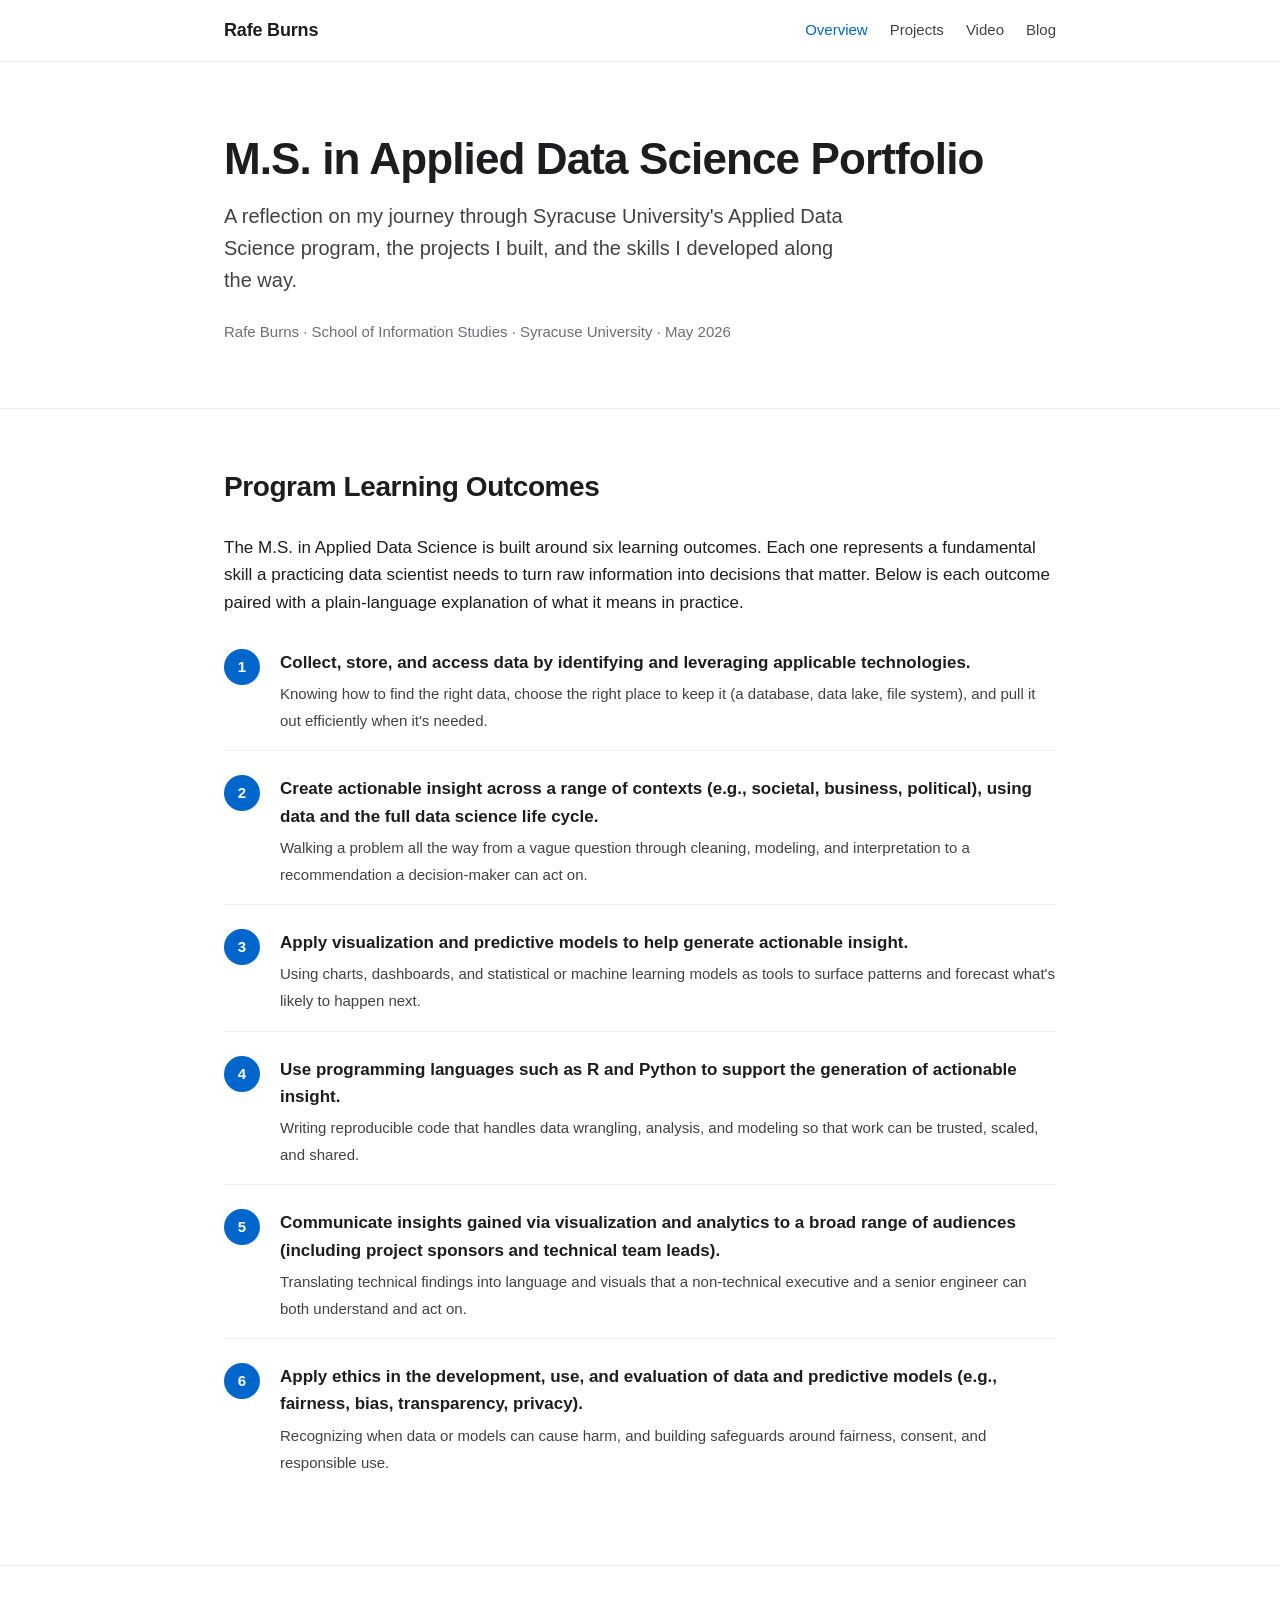
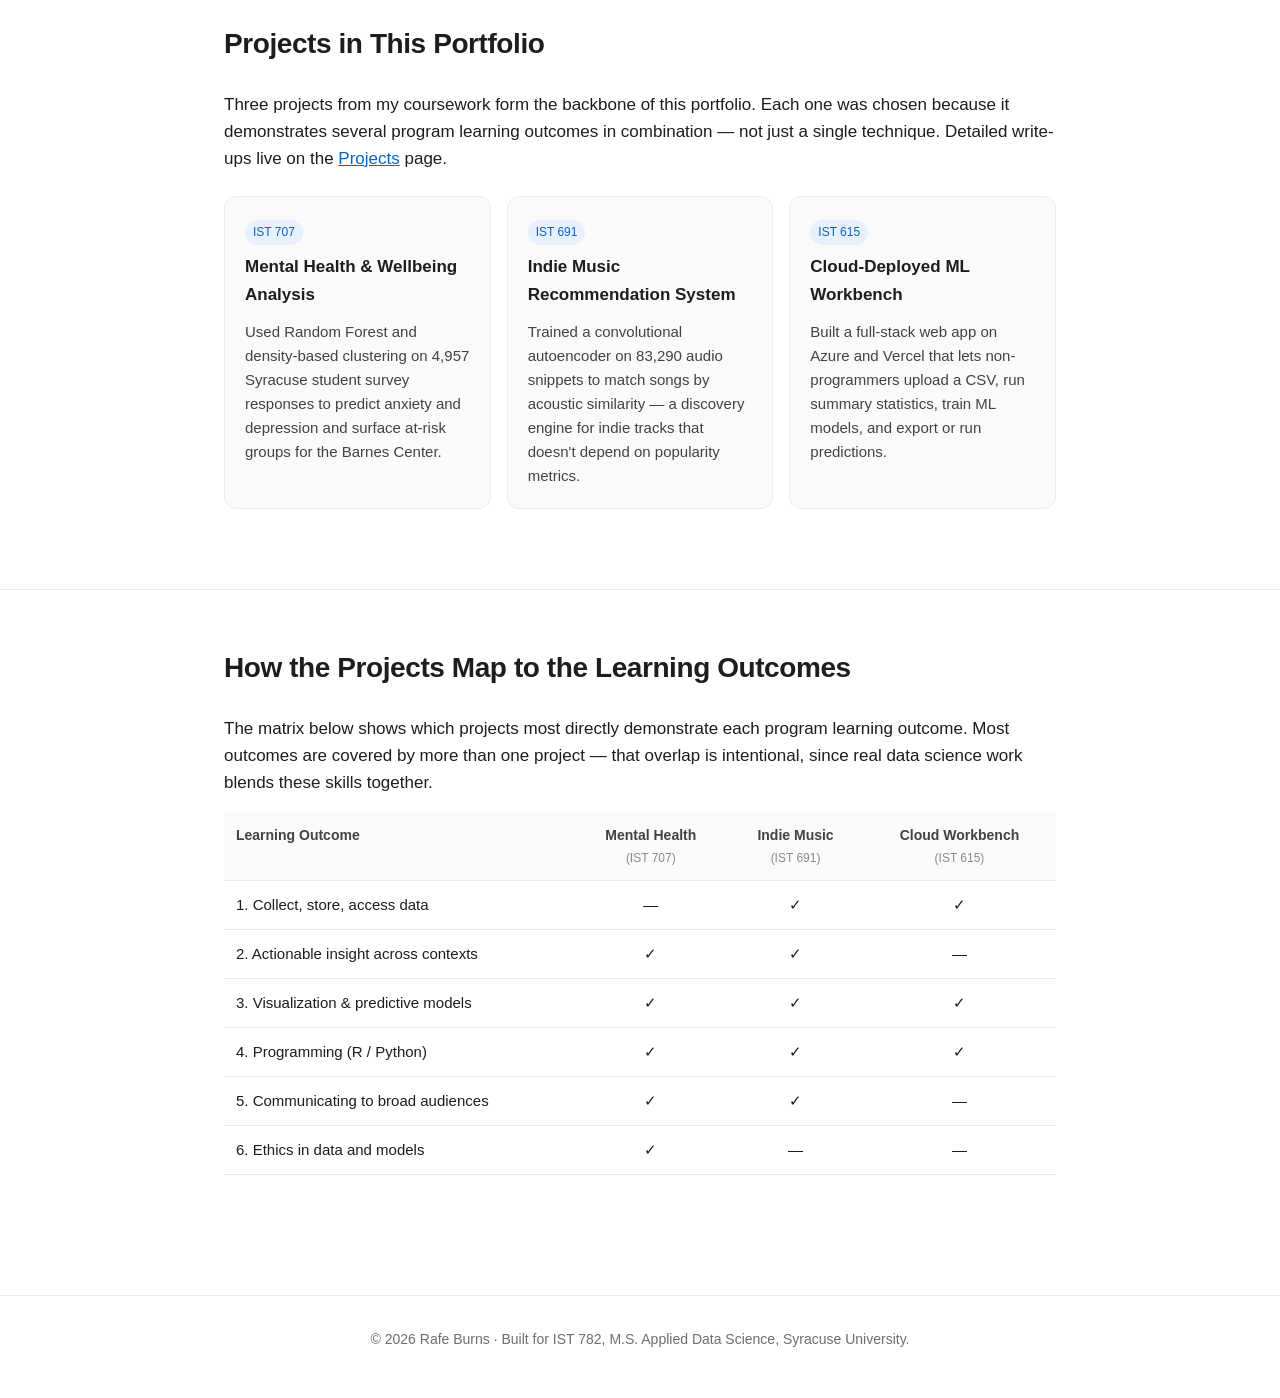
<file: index.html>
<!DOCTYPE html>
<html lang="en">
<head>
  <meta charset="UTF-8" />
  <meta name="viewport" content="width=device-width, initial-scale=1.0" />
  <title>Rafe Burns — M.S. Applied Data Science Portfolio</title>
  <meta name="description" content="IST 782 Applied Data Science Portfolio — Syracuse University, M.S. in Applied Data Science." />
  <link rel="stylesheet" href="assets/css/style.css" />
</head>
<body>

  <header class="site-header">
    <div class="container">
      <a href="index.html" class="brand">Rafe Burns</a>
      <nav class="nav">
        <a href="index.html" class="active">Overview</a>
        <a href="projects.html">Projects</a>
        <a href="video.html">Video</a>
        <a href="blog.html">Blog</a>
      </nav>
    </div>
  </header>

  <main>

    <!-- ============ HERO ============ -->
    <section class="hero">
      <div class="container">
        <h1>M.S. in Applied Data Science Portfolio</h1>
        <p class="lede">A reflection on my journey through Syracuse University's Applied Data Science program, the projects I built, and the skills I developed along the way.</p>
        <p class="meta">Rafe Burns &middot; School of Information Studies &middot; Syracuse University &middot; May 2026</p>
      </div>
    </section>

    <!-- ============ PROGRAM LEARNING OUTCOMES ============ -->
    <section id="outcomes">
      <div class="container">
        <h2>Program Learning Outcomes</h2>
        <p>The M.S. in Applied Data Science is built around six learning outcomes. Each one represents a fundamental skill a practicing data scientist needs to turn raw information into decisions that matter. Below is each outcome paired with a plain-language explanation of what it means in practice.</p>

        <ol class="outcomes">
          <li>
            <strong>Collect, store, and access data by identifying and leveraging applicable technologies.</strong>
            <span class="plain-language">Knowing how to find the right data, choose the right place to keep it (a database, data lake, file system), and pull it out efficiently when it's needed.</span>
          </li>
          <li>
            <strong>Create actionable insight across a range of contexts (e.g., societal, business, political), using data and the full data science life cycle.</strong>
            <span class="plain-language">Walking a problem all the way from a vague question through cleaning, modeling, and interpretation to a recommendation a decision-maker can act on.</span>
          </li>
          <li>
            <strong>Apply visualization and predictive models to help generate actionable insight.</strong>
            <span class="plain-language">Using charts, dashboards, and statistical or machine learning models as tools to surface patterns and forecast what's likely to happen next.</span>
          </li>
          <li>
            <strong>Use programming languages such as R and Python to support the generation of actionable insight.</strong>
            <span class="plain-language">Writing reproducible code that handles data wrangling, analysis, and modeling so that work can be trusted, scaled, and shared.</span>
          </li>
          <li>
            <strong>Communicate insights gained via visualization and analytics to a broad range of audiences (including project sponsors and technical team leads).</strong>
            <span class="plain-language">Translating technical findings into language and visuals that a non-technical executive and a senior engineer can both understand and act on.</span>
          </li>
          <li>
            <strong>Apply ethics in the development, use, and evaluation of data and predictive models (e.g., fairness, bias, transparency, privacy).</strong>
            <span class="plain-language">Recognizing when data or models can cause harm, and building safeguards around fairness, consent, and responsible use.</span>
          </li>
        </ol>
      </div>
    </section>

    <!-- ============ PROJECT SUMMARIES ============ -->
    <section id="projects-summary">
      <div class="container">
        <h2>Projects in This Portfolio</h2>
        <p>Three projects from my coursework form the backbone of this portfolio. Each one was chosen because it demonstrates several program learning outcomes in combination &mdash; not just a single technique. Detailed write-ups live on the <a href="projects.html">Projects</a> page.</p>

        <div class="cards">
          <a class="card" href="projects.html#project-1">
            <span class="tag">IST 707</span>
            <h3>Mental Health &amp; Wellbeing Analysis</h3>
            <p>Used Random Forest and density-based clustering on 4,957 Syracuse student survey responses to predict anxiety and depression and surface at-risk groups for the Barnes Center.</p>
          </a>
          <a class="card" href="projects.html#project-2">
            <span class="tag">IST 691</span>
            <h3>Indie Music Recommendation System</h3>
            <p>Trained a convolutional autoencoder on 83,290 audio snippets to match songs by acoustic similarity &mdash; a discovery engine for indie tracks that doesn't depend on popularity metrics.</p>
          </a>
          <a class="card" href="projects.html#project-3">
            <span class="tag">IST 615</span>
            <h3>Cloud-Deployed ML Workbench</h3>
            <p>Built a full-stack web app on Azure and Vercel that lets non-programmers upload a CSV, run summary statistics, train ML models, and export or run predictions.</p>
          </a>
        </div>
      </div>
    </section>

    <!-- ============ MAPPING: OUTCOMES x PROJECTS ============ -->
    <section id="mapping">
      <div class="container">
        <h2>How the Projects Map to the Learning Outcomes</h2>
        <p>The matrix below shows which projects most directly demonstrate each program learning outcome. Most outcomes are covered by more than one project &mdash; that overlap is intentional, since real data science work blends these skills together.</p>

        <table>
          <thead>
            <tr>
              <th style="width: 42%;">Learning Outcome</th>
              <th>Mental Health <span class="th-sub">(IST 707)</span></th>
              <th>Indie Music <span class="th-sub">(IST 691)</span></th>
              <th>Cloud Workbench <span class="th-sub">(IST 615)</span></th>
            </tr>
          </thead>
          <tbody>
            <tr>
              <td>1. Collect, store, access data</td>
              <td>&mdash;</td>
              <td>&check;</td>
              <td>&check;</td>
            </tr>
            <tr>
              <td>2. Actionable insight across contexts</td>
              <td>&check;</td>
              <td>&check;</td>
              <td>&mdash;</td>
            </tr>
            <tr>
              <td>3. Visualization &amp; predictive models</td>
              <td>&check;</td>
              <td>&check;</td>
              <td>&check;</td>
            </tr>
            <tr>
              <td>4. Programming (R / Python)</td>
              <td>&check;</td>
              <td>&check;</td>
              <td>&check;</td>
            </tr>
            <tr>
              <td>5. Communicating to broad audiences</td>
              <td>&check;</td>
              <td>&check;</td>
              <td>&mdash;</td>
            </tr>
            <tr>
              <td>6. Ethics in data and models</td>
              <td>&check;</td>
              <td>&mdash;</td>
              <td>&mdash;</td>
            </tr>
          </tbody>
        </table>

      </div>
    </section>

  </main>

  <footer class="site-footer">
    <div class="container">
      <p>&copy; <span id="year"></span> Rafe Burns &middot; Built for IST 782, M.S. Applied Data Science, Syracuse University.</p>
    </div>
  </footer>

  <script>
    document.getElementById('year').textContent = new Date().getFullYear();
  </script>

</body>
</html>
</file>
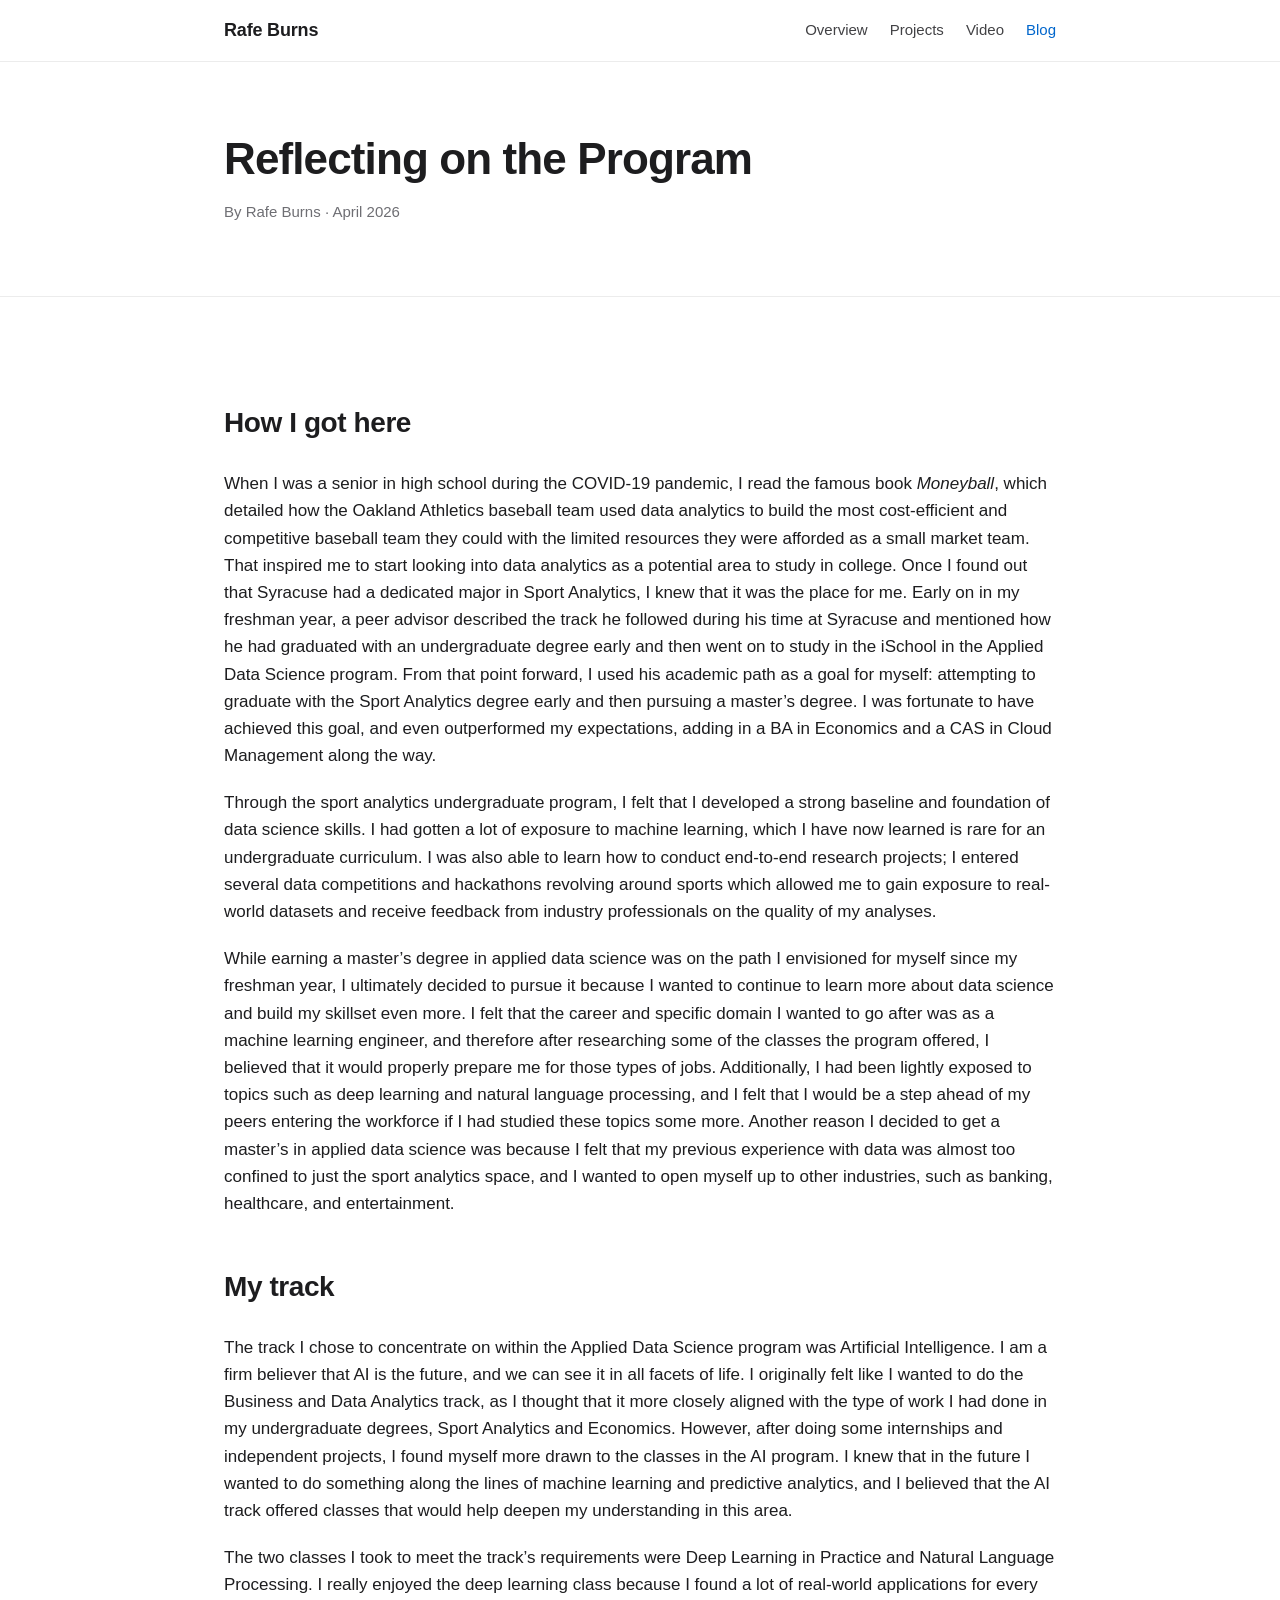
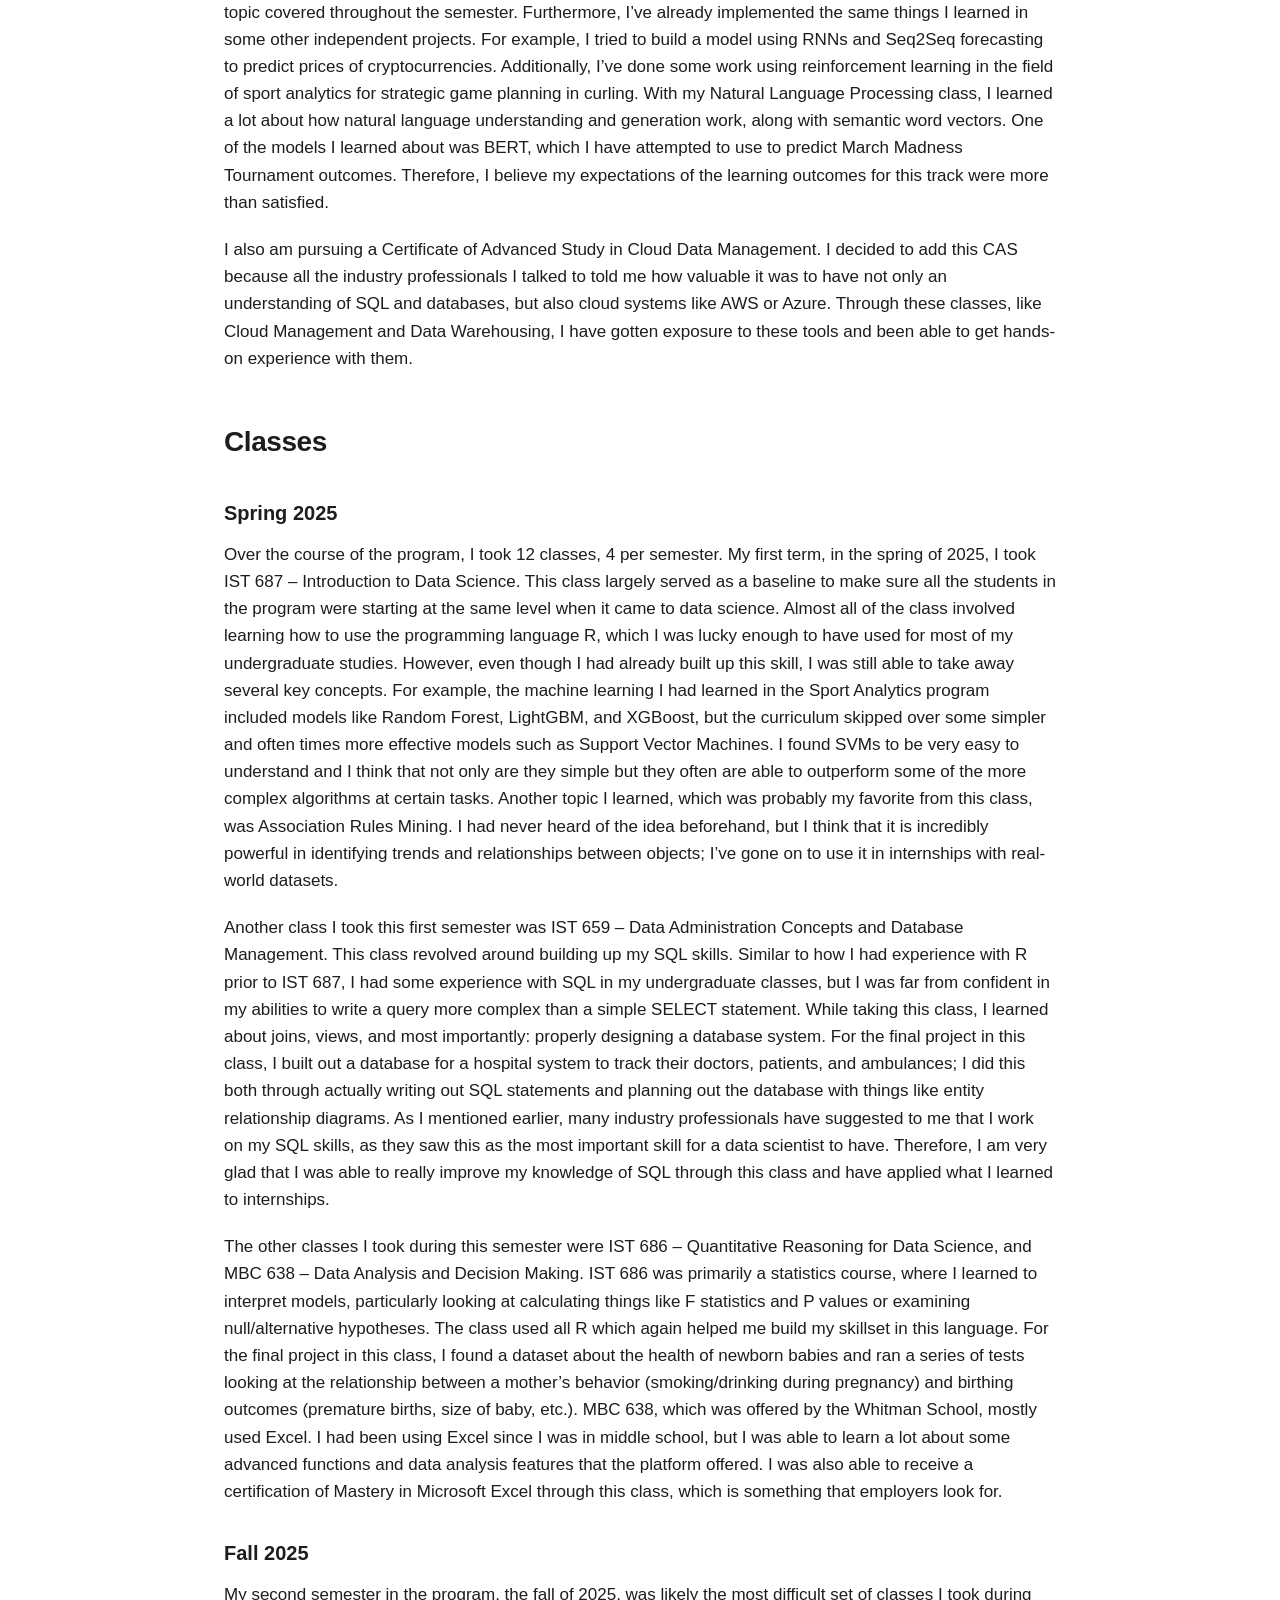
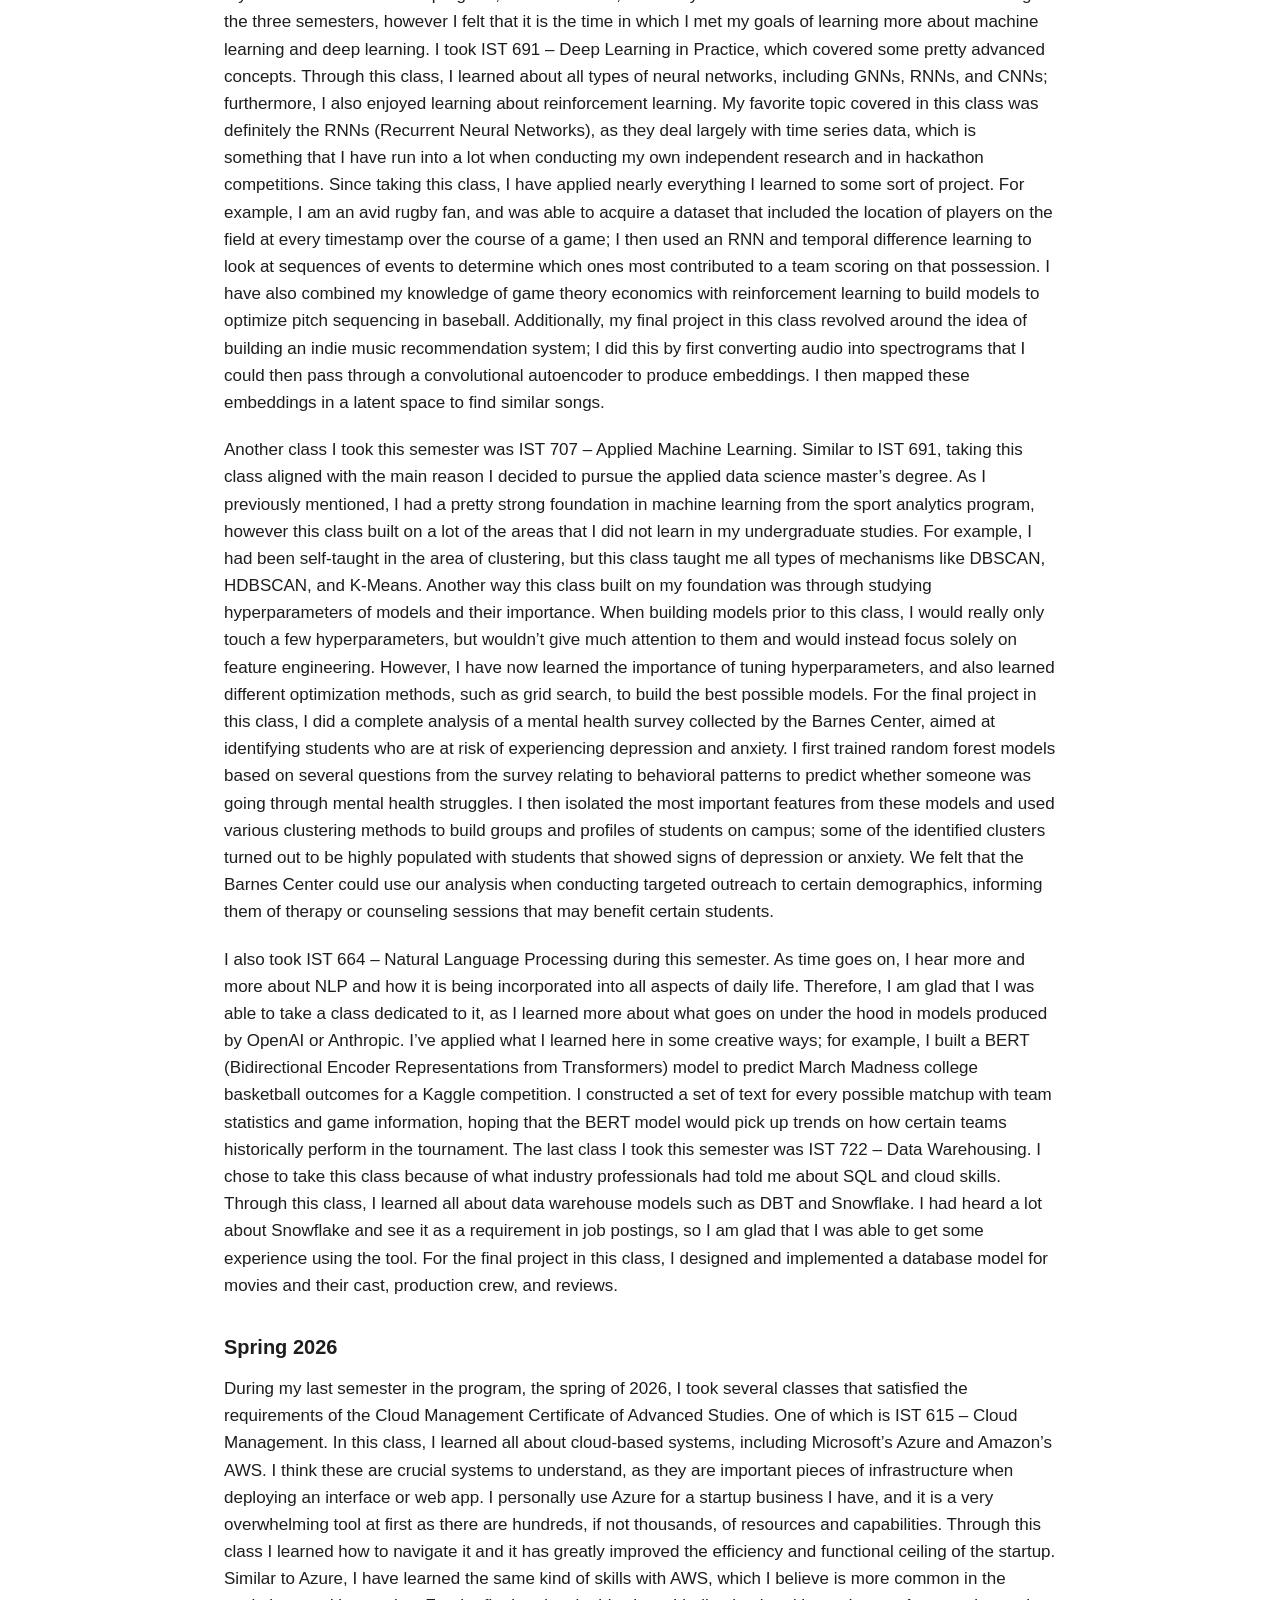
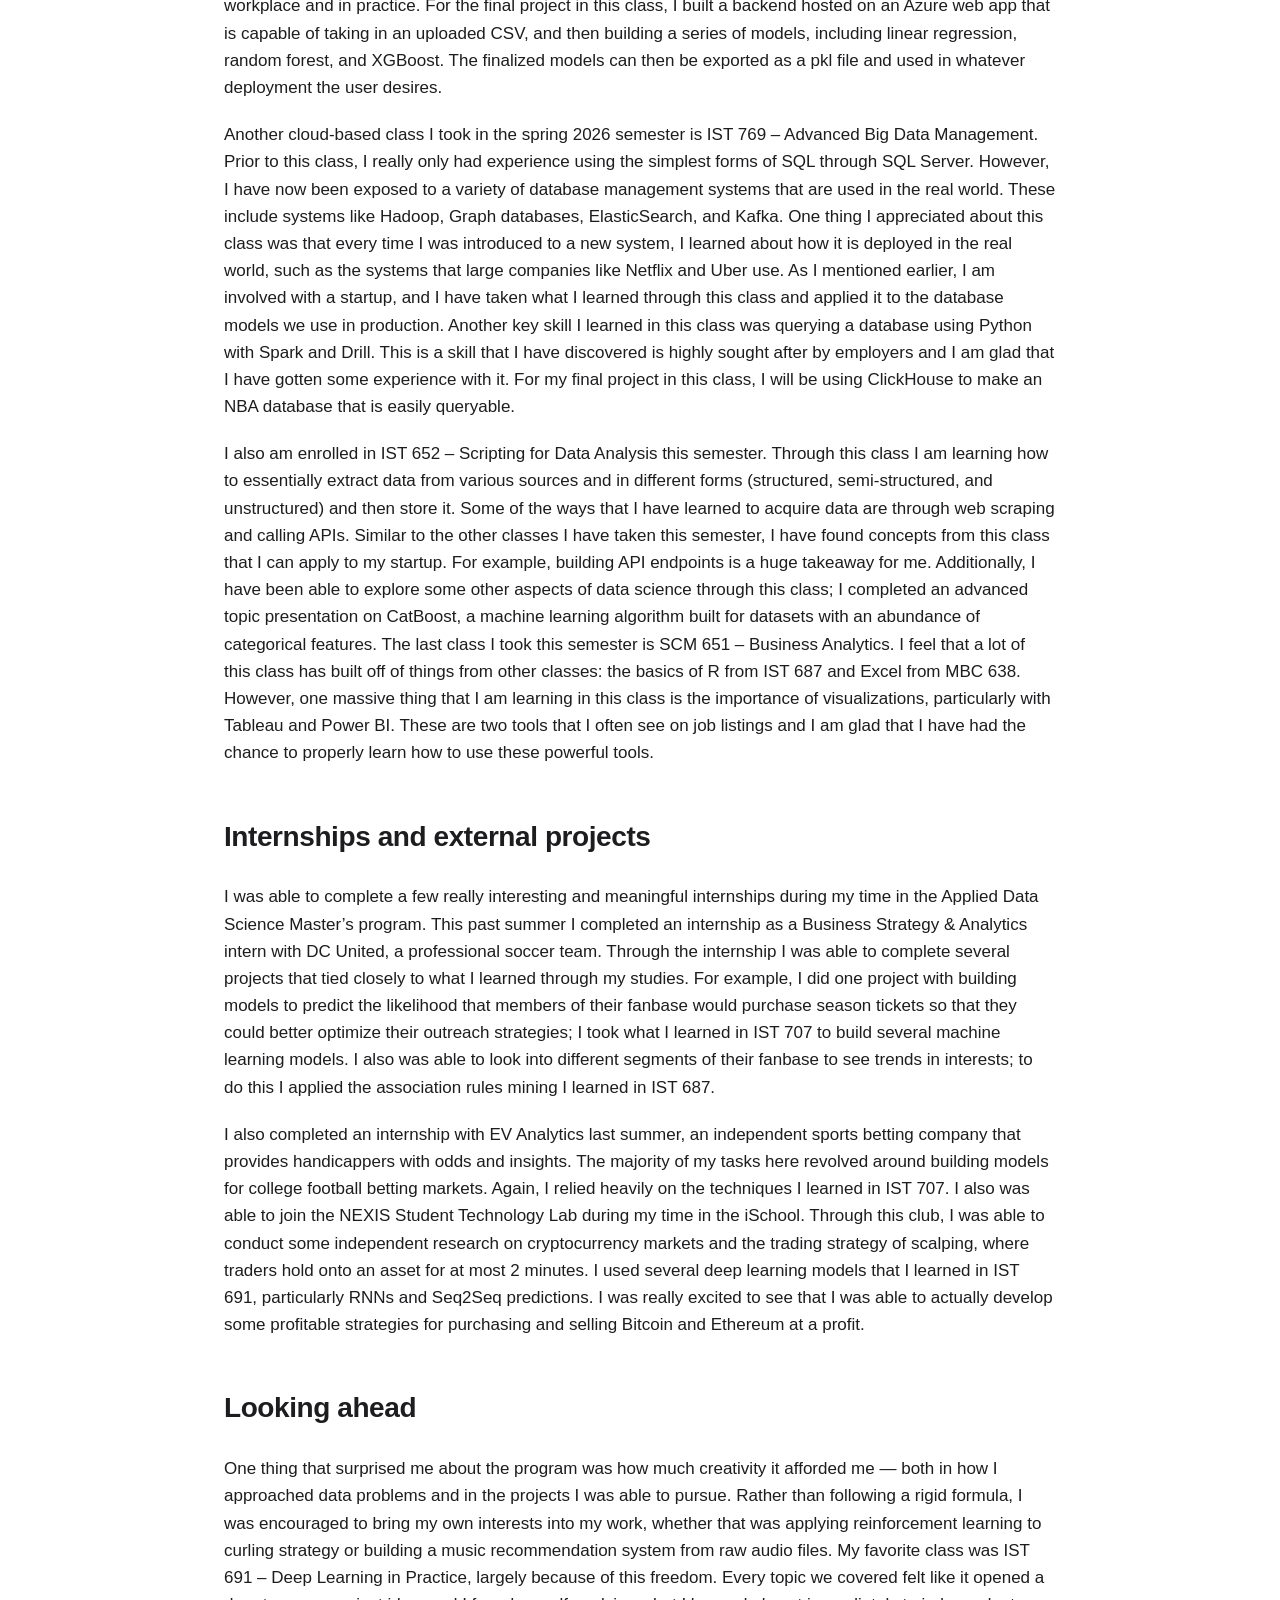
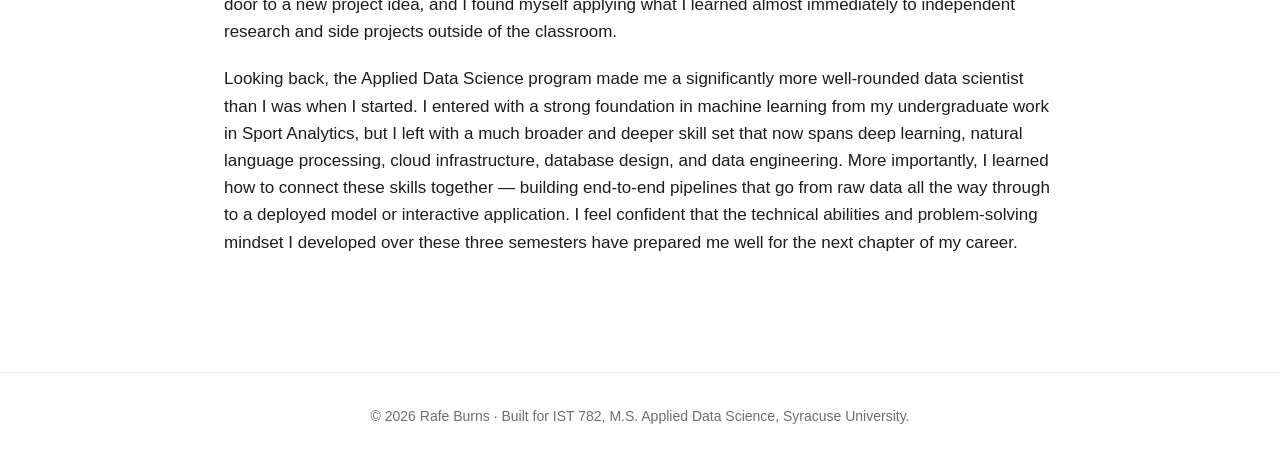
<file: blog.html>
<!DOCTYPE html>
<html lang="en">
<head>
  <meta charset="UTF-8" />
  <meta name="viewport" content="width=device-width, initial-scale=1.0" />
  <title>Blog Post — Rafe Burns Portfolio</title>
  <meta name="description" content="A reflective blog post on the M.S. Applied Data Science program experience." />
  <link rel="stylesheet" href="assets/css/style.css" />
</head>
<body>

  <header class="site-header">
    <div class="container">
      <a href="index.html" class="brand">Rafe Burns</a>
      <nav class="nav">
        <a href="index.html">Overview</a>
        <a href="projects.html">Projects</a>
        <a href="video.html">Video</a>
        <a href="blog.html" class="active">Blog</a>
      </nav>
    </div>
  </header>

  <main>

    <section class="hero">
      <div class="container">
        <h1>Reflecting on the Program</h1>
        <p class="meta blog-meta">By Rafe Burns &middot; April 2026</p>
      </div>
    </section>

    <section class="blog">
      <div class="container">
        <article>

          <h2>How I got here</h2>
          <p>When I was a senior in high school during the COVID-19 pandemic, I read the famous book <em>Moneyball</em>, which detailed how the Oakland Athletics baseball team used data analytics to build the most cost-efficient and competitive baseball team they could with the limited resources they were afforded as a small market team. That inspired me to start looking into data analytics as a potential area to study in college. Once I found out that Syracuse had a dedicated major in Sport Analytics, I knew that it was the place for me. Early on in my freshman year, a peer advisor described the track he followed during his time at Syracuse and mentioned how he had graduated with an undergraduate degree early and then went on to study in the iSchool in the Applied Data Science program. From that point forward, I used his academic path as a goal for myself: attempting to graduate with the Sport Analytics degree early and then pursuing a master&rsquo;s degree. I was fortunate to have achieved this goal, and even outperformed my expectations, adding in a BA in Economics and a CAS in Cloud Management along the way.</p>

          <p>Through the sport analytics undergraduate program, I felt that I developed a strong baseline and foundation of data science skills. I had gotten a lot of exposure to machine learning, which I have now learned is rare for an undergraduate curriculum. I was also able to learn how to conduct end-to-end research projects; I entered several data competitions and hackathons revolving around sports which allowed me to gain exposure to real-world datasets and receive feedback from industry professionals on the quality of my analyses.</p>

          <p>While earning a master&rsquo;s degree in applied data science was on the path I envisioned for myself since my freshman year, I ultimately decided to pursue it because I wanted to continue to learn more about data science and build my skillset even more. I felt that the career and specific domain I wanted to go after was as a machine learning engineer, and therefore after researching some of the classes the program offered, I believed that it would properly prepare me for those types of jobs. Additionally, I had been lightly exposed to topics such as deep learning and natural language processing, and I felt that I would be a step ahead of my peers entering the workforce if I had studied these topics some more. Another reason I decided to get a master&rsquo;s in applied data science was because I felt that my previous experience with data was almost too confined to just the sport analytics space, and I wanted to open myself up to other industries, such as banking, healthcare, and entertainment.</p>

          <h2>My track</h2>
          <p>The track I chose to concentrate on within the Applied Data Science program was Artificial Intelligence. I am a firm believer that AI is the future, and we can see it in all facets of life. I originally felt like I wanted to do the Business and Data Analytics track, as I thought that it more closely aligned with the type of work I had done in my undergraduate degrees, Sport Analytics and Economics. However, after doing some internships and independent projects, I found myself more drawn to the classes in the AI program. I knew that in the future I wanted to do something along the lines of machine learning and predictive analytics, and I believed that the AI track offered classes that would help deepen my understanding in this area.</p>

          <p>The two classes I took to meet the track&rsquo;s requirements were Deep Learning in Practice and Natural Language Processing. I really enjoyed the deep learning class because I found a lot of real-world applications for every topic covered throughout the semester. Furthermore, I&rsquo;ve already implemented the same things I learned in some other independent projects. For example, I tried to build a model using RNNs and Seq2Seq forecasting to predict prices of cryptocurrencies. Additionally, I&rsquo;ve done some work using reinforcement learning in the field of sport analytics for strategic game planning in curling. With my Natural Language Processing class, I learned a lot about how natural language understanding and generation work, along with semantic word vectors. One of the models I learned about was BERT, which I have attempted to use to predict March Madness Tournament outcomes. Therefore, I believe my expectations of the learning outcomes for this track were more than satisfied.</p>

          <p>I also am pursuing a Certificate of Advanced Study in Cloud Data Management. I decided to add this CAS because all the industry professionals I talked to told me how valuable it was to have not only an understanding of SQL and databases, but also cloud systems like AWS or Azure. Through these classes, like Cloud Management and Data Warehousing, I have gotten exposure to these tools and been able to get hands-on experience with them.</p>

          <h2>Classes</h2>

          <h3>Spring 2025</h3>
          <p>Over the course of the program, I took 12 classes, 4 per semester. My first term, in the spring of 2025, I took IST 687 &ndash; Introduction to Data Science. This class largely served as a baseline to make sure all the students in the program were starting at the same level when it came to data science. Almost all of the class involved learning how to use the programming language R, which I was lucky enough to have used for most of my undergraduate studies. However, even though I had already built up this skill, I was still able to take away several key concepts. For example, the machine learning I had learned in the Sport Analytics program included models like Random Forest, LightGBM, and XGBoost, but the curriculum skipped over some simpler and often times more effective models such as Support Vector Machines. I found SVMs to be very easy to understand and I think that not only are they simple but they often are able to outperform some of the more complex algorithms at certain tasks. Another topic I learned, which was probably my favorite from this class, was Association Rules Mining. I had never heard of the idea beforehand, but I think that it is incredibly powerful in identifying trends and relationships between objects; I&rsquo;ve gone on to use it in internships with real-world datasets.</p>

          <p>Another class I took this first semester was IST 659 &ndash; Data Administration Concepts and Database Management. This class revolved around building up my SQL skills. Similar to how I had experience with R prior to IST 687, I had some experience with SQL in my undergraduate classes, but I was far from confident in my abilities to write a query more complex than a simple SELECT statement. While taking this class, I learned about joins, views, and most importantly: properly designing a database system. For the final project in this class, I built out a database for a hospital system to track their doctors, patients, and ambulances; I did this both through actually writing out SQL statements and planning out the database with things like entity relationship diagrams. As I mentioned earlier, many industry professionals have suggested to me that I work on my SQL skills, as they saw this as the most important skill for a data scientist to have. Therefore, I am very glad that I was able to really improve my knowledge of SQL through this class and have applied what I learned to internships.</p>

          <p>The other classes I took during this semester were IST 686 &ndash; Quantitative Reasoning for Data Science, and MBC 638 &ndash; Data Analysis and Decision Making. IST 686 was primarily a statistics course, where I learned to interpret models, particularly looking at calculating things like F statistics and P values or examining null/alternative hypotheses. The class used all R which again helped me build my skillset in this language. For the final project in this class, I found a dataset about the health of newborn babies and ran a series of tests looking at the relationship between a mother&rsquo;s behavior (smoking/drinking during pregnancy) and birthing outcomes (premature births, size of baby, etc.). MBC 638, which was offered by the Whitman School, mostly used Excel. I had been using Excel since I was in middle school, but I was able to learn a lot about some advanced functions and data analysis features that the platform offered. I was also able to receive a certification of Mastery in Microsoft Excel through this class, which is something that employers look for.</p>

          <h3>Fall 2025</h3>
          <p>My second semester in the program, the fall of 2025, was likely the most difficult set of classes I took during the three semesters, however I felt that it is the time in which I met my goals of learning more about machine learning and deep learning. I took IST 691 &ndash; Deep Learning in Practice, which covered some pretty advanced concepts. Through this class, I learned about all types of neural networks, including GNNs, RNNs, and CNNs; furthermore, I also enjoyed learning about reinforcement learning. My favorite topic covered in this class was definitely the RNNs (Recurrent Neural Networks), as they deal largely with time series data, which is something that I have run into a lot when conducting my own independent research and in hackathon competitions. Since taking this class, I have applied nearly everything I learned to some sort of project. For example, I am an avid rugby fan, and was able to acquire a dataset that included the location of players on the field at every timestamp over the course of a game; I then used an RNN and temporal difference learning to look at sequences of events to determine which ones most contributed to a team scoring on that possession. I have also combined my knowledge of game theory economics with reinforcement learning to build models to optimize pitch sequencing in baseball. Additionally, my final project in this class revolved around the idea of building an indie music recommendation system; I did this by first converting audio into spectrograms that I could then pass through a convolutional autoencoder to produce embeddings. I then mapped these embeddings in a latent space to find similar songs.</p>

          <p>Another class I took this semester was IST 707 &ndash; Applied Machine Learning. Similar to IST 691, taking this class aligned with the main reason I decided to pursue the applied data science master&rsquo;s degree. As I previously mentioned, I had a pretty strong foundation in machine learning from the sport analytics program, however this class built on a lot of the areas that I did not learn in my undergraduate studies. For example, I had been self-taught in the area of clustering, but this class taught me all types of mechanisms like DBSCAN, HDBSCAN, and K-Means. Another way this class built on my foundation was through studying hyperparameters of models and their importance. When building models prior to this class, I would really only touch a few hyperparameters, but wouldn&rsquo;t give much attention to them and would instead focus solely on feature engineering. However, I have now learned the importance of tuning hyperparameters, and also learned different optimization methods, such as grid search, to build the best possible models. For the final project in this class, I did a complete analysis of a mental health survey collected by the Barnes Center, aimed at identifying students who are at risk of experiencing depression and anxiety. I first trained random forest models based on several questions from the survey relating to behavioral patterns to predict whether someone was going through mental health struggles. I then isolated the most important features from these models and used various clustering methods to build groups and profiles of students on campus; some of the identified clusters turned out to be highly populated with students that showed signs of depression or anxiety. We felt that the Barnes Center could use our analysis when conducting targeted outreach to certain demographics, informing them of therapy or counseling sessions that may benefit certain students.</p>

          <p>I also took IST 664 &ndash; Natural Language Processing during this semester. As time goes on, I hear more and more about NLP and how it is being incorporated into all aspects of daily life. Therefore, I am glad that I was able to take a class dedicated to it, as I learned more about what goes on under the hood in models produced by OpenAI or Anthropic. I&rsquo;ve applied what I learned here in some creative ways; for example, I built a BERT (Bidirectional Encoder Representations from Transformers) model to predict March Madness college basketball outcomes for a Kaggle competition. I constructed a set of text for every possible matchup with team statistics and game information, hoping that the BERT model would pick up trends on how certain teams historically perform in the tournament. The last class I took this semester was IST 722 &ndash; Data Warehousing. I chose to take this class because of what industry professionals had told me about SQL and cloud skills. Through this class, I learned all about data warehouse models such as DBT and Snowflake. I had heard a lot about Snowflake and see it as a requirement in job postings, so I am glad that I was able to get some experience using the tool. For the final project in this class, I designed and implemented a database model for movies and their cast, production crew, and reviews.</p>

          <h3>Spring 2026</h3>
          <p>During my last semester in the program, the spring of 2026, I took several classes that satisfied the requirements of the Cloud Management Certificate of Advanced Studies. One of which is IST 615 &ndash; Cloud Management. In this class, I learned all about cloud-based systems, including Microsoft&rsquo;s Azure and Amazon&rsquo;s AWS. I think these are crucial systems to understand, as they are important pieces of infrastructure when deploying an interface or web app. I personally use Azure for a startup business I have, and it is a very overwhelming tool at first as there are hundreds, if not thousands, of resources and capabilities. Through this class I learned how to navigate it and it has greatly improved the efficiency and functional ceiling of the startup. Similar to Azure, I have learned the same kind of skills with AWS, which I believe is more common in the workplace and in practice. For the final project in this class, I built a backend hosted on an Azure web app that is capable of taking in an uploaded CSV, and then building a series of models, including linear regression, random forest, and XGBoost. The finalized models can then be exported as a pkl file and used in whatever deployment the user desires.</p>

          <p>Another cloud-based class I took in the spring 2026 semester is IST 769 &ndash; Advanced Big Data Management. Prior to this class, I really only had experience using the simplest forms of SQL through SQL Server. However, I have now been exposed to a variety of database management systems that are used in the real world. These include systems like Hadoop, Graph databases, ElasticSearch, and Kafka. One thing I appreciated about this class was that every time I was introduced to a new system, I learned about how it is deployed in the real world, such as the systems that large companies like Netflix and Uber use. As I mentioned earlier, I am involved with a startup, and I have taken what I learned through this class and applied it to the database models we use in production. Another key skill I learned in this class was querying a database using Python with Spark and Drill. This is a skill that I have discovered is highly sought after by employers and I am glad that I have gotten some experience with it. For my final project in this class, I will be using ClickHouse to make an NBA database that is easily queryable.</p>

          <p>I also am enrolled in IST 652 &ndash; Scripting for Data Analysis this semester. Through this class I am learning how to essentially extract data from various sources and in different forms (structured, semi-structured, and unstructured) and then store it. Some of the ways that I have learned to acquire data are through web scraping and calling APIs. Similar to the other classes I have taken this semester, I have found concepts from this class that I can apply to my startup. For example, building API endpoints is a huge takeaway for me. Additionally, I have been able to explore some other aspects of data science through this class; I completed an advanced topic presentation on CatBoost, a machine learning algorithm built for datasets with an abundance of categorical features. The last class I took this semester is SCM 651 &ndash; Business Analytics. I feel that a lot of this class has built off of things from other classes: the basics of R from IST 687 and Excel from MBC 638. However, one massive thing that I am learning in this class is the importance of visualizations, particularly with Tableau and Power BI. These are two tools that I often see on job listings and I am glad that I have had the chance to properly learn how to use these powerful tools.</p>

          <h2>Internships and external projects</h2>
          <p>I was able to complete a few really interesting and meaningful internships during my time in the Applied Data Science Master&rsquo;s program. This past summer I completed an internship as a Business Strategy &amp; Analytics intern with DC United, a professional soccer team. Through the internship I was able to complete several projects that tied closely to what I learned through my studies. For example, I did one project with building models to predict the likelihood that members of their fanbase would purchase season tickets so that they could better optimize their outreach strategies; I took what I learned in IST 707 to build several machine learning models. I also was able to look into different segments of their fanbase to see trends in interests; to do this I applied the association rules mining I learned in IST 687.</p>

          <p>I also completed an internship with EV Analytics last summer, an independent sports betting company that provides handicappers with odds and insights. The majority of my tasks here revolved around building models for college football betting markets. Again, I relied heavily on the techniques I learned in IST 707. I also was able to join the NEXIS Student Technology Lab during my time in the iSchool. Through this club, I was able to conduct some independent research on cryptocurrency markets and the trading strategy of scalping, where traders hold onto an asset for at most 2 minutes. I used several deep learning models that I learned in IST 691, particularly RNNs and Seq2Seq predictions. I was really excited to see that I was able to actually develop some profitable strategies for purchasing and selling Bitcoin and Ethereum at a profit.</p>

          <h2>Looking ahead</h2>
          <p>One thing that surprised me about the program was how much creativity it afforded me &mdash; both in how I approached data problems and in the projects I was able to pursue. Rather than following a rigid formula, I was encouraged to bring my own interests into my work, whether that was applying reinforcement learning to curling strategy or building a music recommendation system from raw audio files. My favorite class was IST 691 &ndash; Deep Learning in Practice, largely because of this freedom. Every topic we covered felt like it opened a door to a new project idea, and I found myself applying what I learned almost immediately to independent research and side projects outside of the classroom.</p>

          <p>Looking back, the Applied Data Science program made me a significantly more well-rounded data scientist than I was when I started. I entered with a strong foundation in machine learning from my undergraduate work in Sport Analytics, but I left with a much broader and deeper skill set that now spans deep learning, natural language processing, cloud infrastructure, database design, and data engineering. More importantly, I learned how to connect these skills together &mdash; building end-to-end pipelines that go from raw data all the way through to a deployed model or interactive application. I feel confident that the technical abilities and problem-solving mindset I developed over these three semesters have prepared me well for the next chapter of my career.</p>

        </article>
      </div>
    </section>

  </main>

  <footer class="site-footer">
    <div class="container">
      <p>&copy; <span id="year"></span> Rafe Burns &middot; Built for IST 782, M.S. Applied Data Science, Syracuse University.</p>
    </div>
  </footer>

  <script>
    document.getElementById('year').textContent = new Date().getFullYear();
  </script>

</body>
</html>
</file>
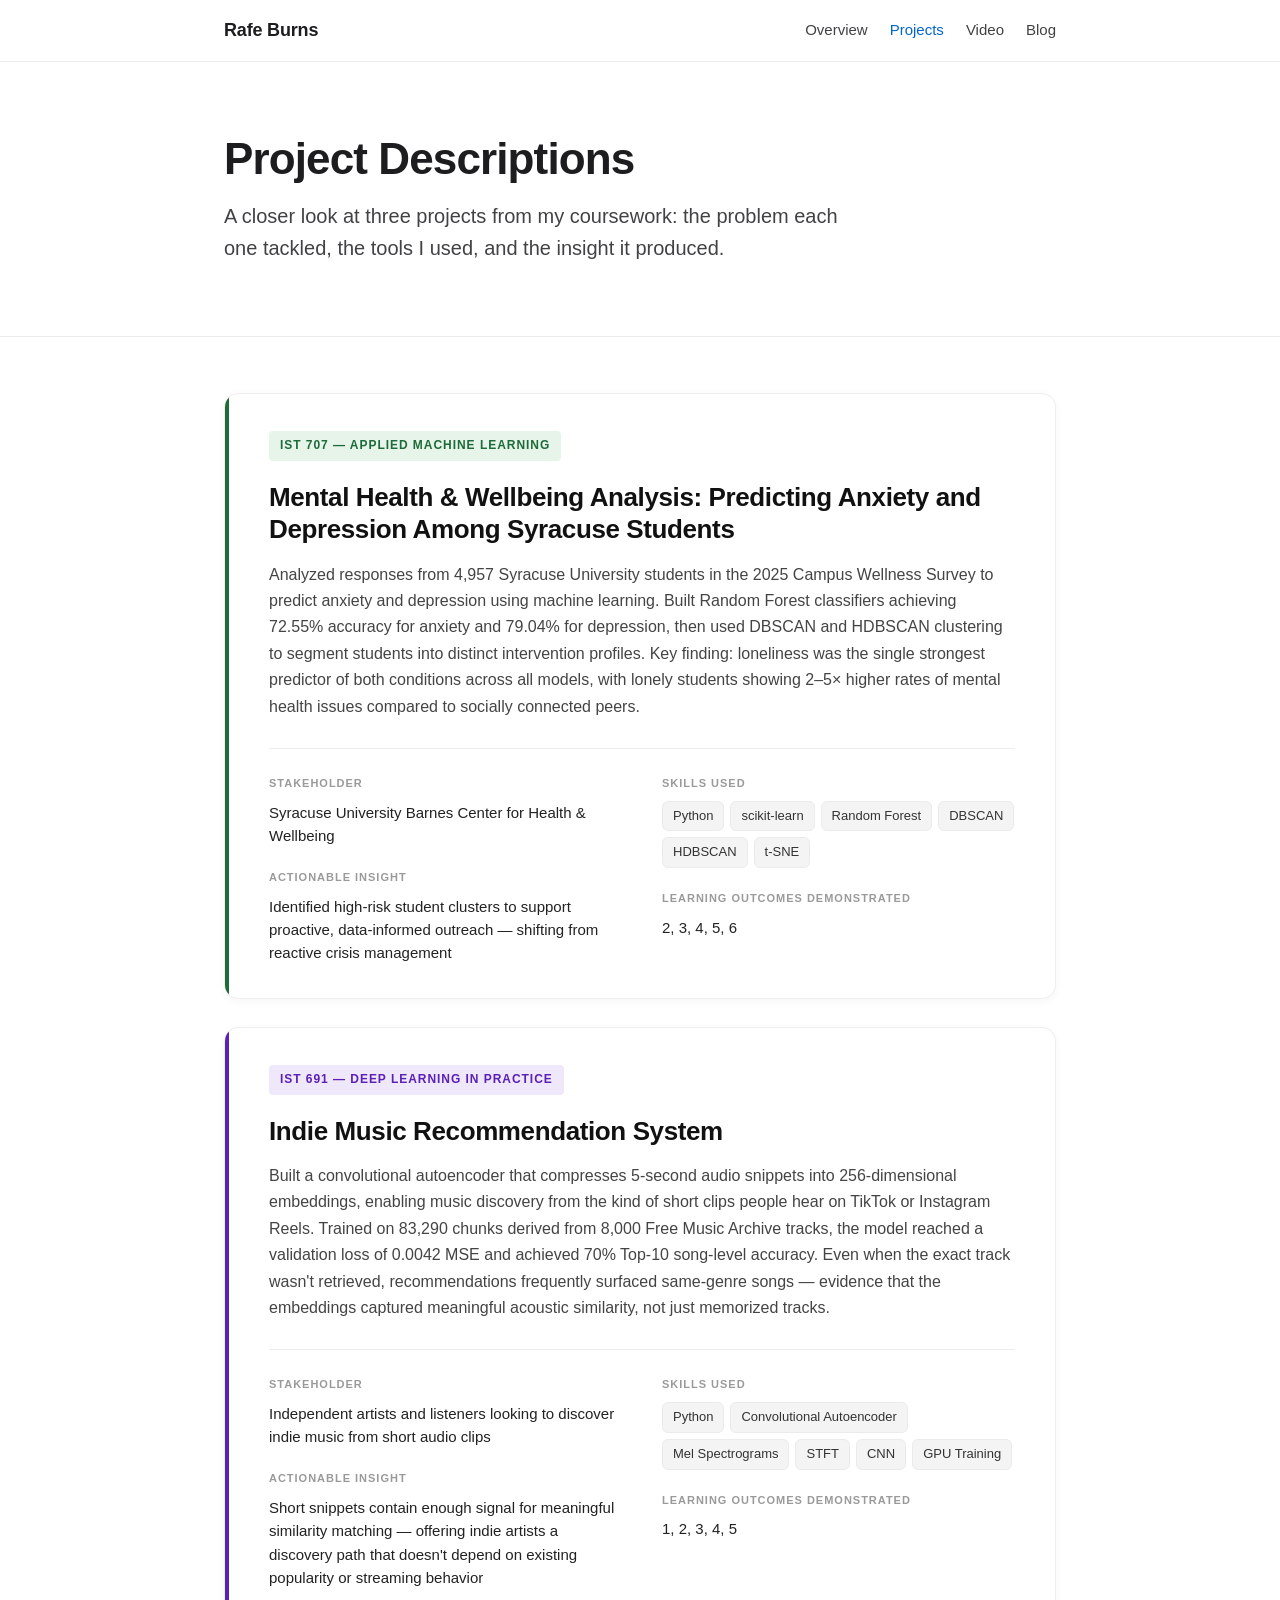
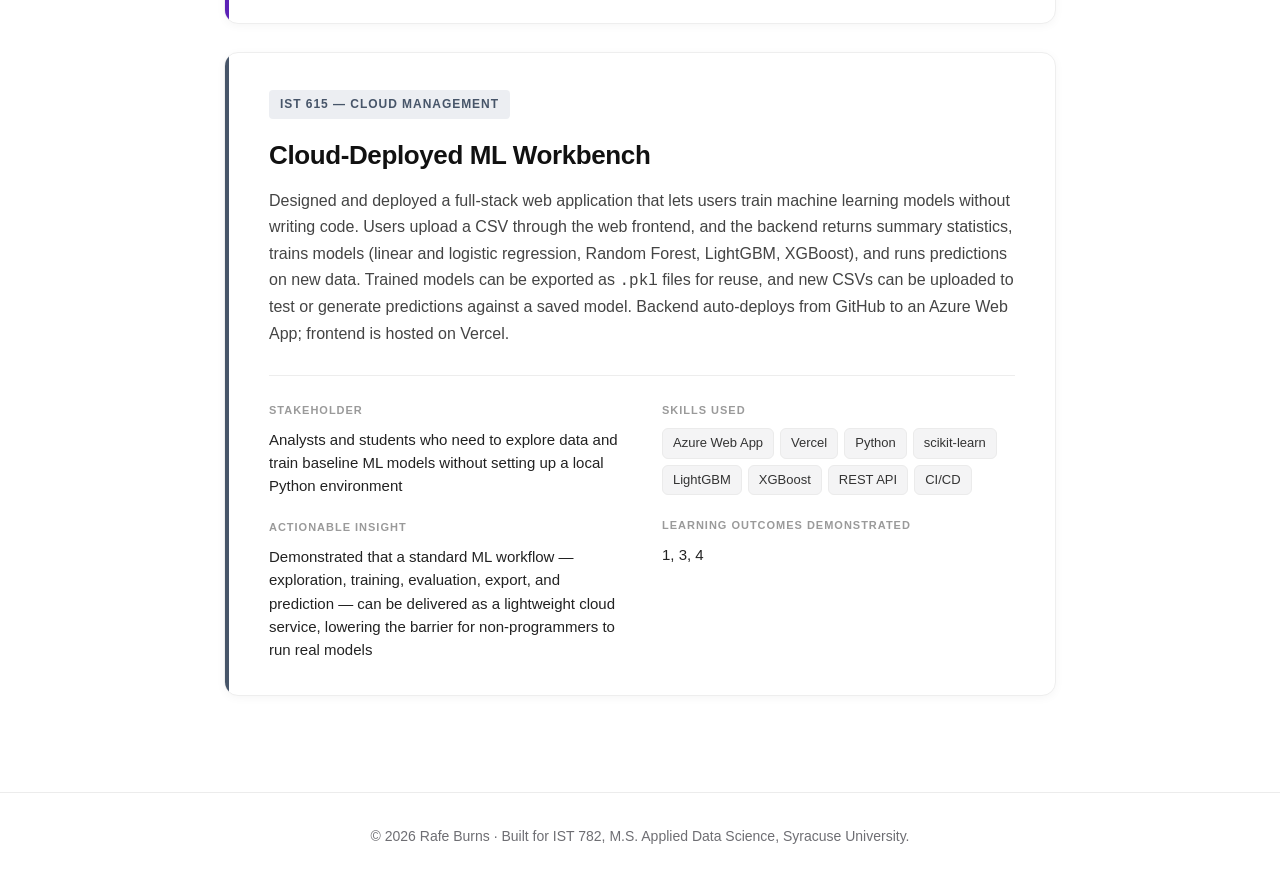
<file: projects.html>
<!DOCTYPE html>
<html lang="en">
<head>
  <meta charset="UTF-8" />
  <meta name="viewport" content="width=device-width, initial-scale=1.0" />
  <title>Projects — Rafe Burns Portfolio</title>
  <meta name="description" content="Detailed descriptions of three Applied Data Science projects." />
  <link rel="stylesheet" href="assets/css/style.css" />
</head>
<body>

  <header class="site-header">
    <div class="container">
      <a href="index.html" class="brand">Rafe Burns</a>
      <nav class="nav">
        <a href="index.html">Overview</a>
        <a href="projects.html" class="active">Projects</a>
        <a href="video.html">Video</a>
        <a href="blog.html">Blog</a>
      </nav>
    </div>
  </header>

  <main>

    <section class="hero">
      <div class="container">
        <h1>Project Descriptions</h1>
        <p class="lede">A closer look at three projects from my coursework: the problem each one tackled, the tools I used, and the insight it produced.</p>
      </div>
    </section>

    <section>
      <div class="container">

        <!-- ============ PROJECT 1 ============ -->
        <article class="project-card" id="project-1">
          <span class="course-tag">IST 707 &mdash; Applied Machine Learning</span>
          <h2>Mental Health &amp; Wellbeing Analysis: Predicting Anxiety and Depression Among Syracuse Students</h2>
          <p class="summary">Analyzed responses from 4,957 Syracuse University students in the 2025 Campus Wellness Survey to predict anxiety and depression using machine learning. Built Random Forest classifiers achieving 72.55% accuracy for anxiety and 79.04% for depression, then used DBSCAN and HDBSCAN clustering to segment students into distinct intervention profiles. Key finding: loneliness was the single strongest predictor of both conditions across all models, with lonely students showing 2&ndash;5&times; higher rates of mental health issues compared to socially connected peers.</p>

          <hr class="divider" />

          <div class="project-meta-grid">
            <div class="meta-col">
              <div class="meta-block">
                <div class="meta-label">Stakeholder</div>
                <div class="meta-value">Syracuse University Barnes Center for Health &amp; Wellbeing</div>
              </div>
              <div class="meta-block">
                <div class="meta-label">Actionable Insight</div>
                <div class="meta-value">Identified high-risk student clusters to support proactive, data-informed outreach &mdash; shifting from reactive crisis management</div>
              </div>
            </div>
            <div class="meta-col">
              <div class="meta-block">
                <div class="meta-label">Skills Used</div>
                <ul class="tech-pills">
                  <li>Python</li>
                  <li>scikit-learn</li>
                  <li>Random Forest</li>
                  <li>DBSCAN</li>
                  <li>HDBSCAN</li>
                  <li>t-SNE</li>
                </ul>
              </div>
              <div class="meta-block">
                <div class="meta-label">Learning Outcomes Demonstrated</div>
                <div class="meta-value">2, 3, 4, 5, 6</div>
              </div>
            </div>
          </div>
        </article>

        <!-- ============ PROJECT 2 ============ -->
        <article class="project-card theme-purple" id="project-2">
          <span class="course-tag">IST 691 &mdash; Deep Learning in Practice</span>
          <h2>Indie Music Recommendation System</h2>
          <p class="summary">Built a convolutional autoencoder that compresses 5-second audio snippets into 256-dimensional embeddings, enabling music discovery from the kind of short clips people hear on TikTok or Instagram Reels. Trained on 83,290 chunks derived from 8,000 Free Music Archive tracks, the model reached a validation loss of 0.0042 MSE and achieved 70% Top-10 song-level accuracy. Even when the exact track wasn't retrieved, recommendations frequently surfaced same-genre songs &mdash; evidence that the embeddings captured meaningful acoustic similarity, not just memorized tracks.</p>

          <hr class="divider" />

          <div class="project-meta-grid">
            <div class="meta-col">
              <div class="meta-block">
                <div class="meta-label">Stakeholder</div>
                <div class="meta-value">Independent artists and listeners looking to discover indie music from short audio clips</div>
              </div>
              <div class="meta-block">
                <div class="meta-label">Actionable Insight</div>
                <div class="meta-value">Short snippets contain enough signal for meaningful similarity matching &mdash; offering indie artists a discovery path that doesn't depend on existing popularity or streaming behavior</div>
              </div>
            </div>
            <div class="meta-col">
              <div class="meta-block">
                <div class="meta-label">Skills Used</div>
                <ul class="tech-pills">
                  <li>Python</li>
                  <li>Convolutional Autoencoder</li>
                  <li>Mel Spectrograms</li>
                  <li>STFT</li>
                  <li>CNN</li>
                  <li>GPU Training</li>
                </ul>
              </div>
              <div class="meta-block">
                <div class="meta-label">Learning Outcomes Demonstrated</div>
                <div class="meta-value">1, 2, 3, 4, 5</div>
              </div>
            </div>
          </div>
        </article>

        <!-- ============ PROJECT 3 ============ -->
        <article class="project-card theme-slate" id="project-3">
          <span class="course-tag">IST 615 &mdash; Cloud Management</span>
          <h2>Cloud-Deployed ML Workbench</h2>
          <p class="summary">Designed and deployed a full-stack web application that lets users train machine learning models without writing code. Users upload a CSV through the web frontend, and the backend returns summary statistics, trains models (linear and logistic regression, Random Forest, LightGBM, XGBoost), and runs predictions on new data. Trained models can be exported as <code>.pkl</code> files for reuse, and new CSVs can be uploaded to test or generate predictions against a saved model. Backend auto-deploys from GitHub to an Azure Web App; frontend is hosted on Vercel.</p>

          <hr class="divider" />

          <div class="project-meta-grid">
            <div class="meta-col">
              <div class="meta-block">
                <div class="meta-label">Stakeholder</div>
                <div class="meta-value">Analysts and students who need to explore data and train baseline ML models without setting up a local Python environment</div>
              </div>
              <div class="meta-block">
                <div class="meta-label">Actionable Insight</div>
                <div class="meta-value">Demonstrated that a standard ML workflow &mdash; exploration, training, evaluation, export, and prediction &mdash; can be delivered as a lightweight cloud service, lowering the barrier for non-programmers to run real models</div>
              </div>
            </div>
            <div class="meta-col">
              <div class="meta-block">
                <div class="meta-label">Skills Used</div>
                <ul class="tech-pills">
                  <li>Azure Web App</li>
                  <li>Vercel</li>
                  <li>Python</li>
                  <li>scikit-learn</li>
                  <li>LightGBM</li>
                  <li>XGBoost</li>
                  <li>REST API</li>
                  <li>CI/CD</li>
                </ul>
              </div>
              <div class="meta-block">
                <div class="meta-label">Learning Outcomes Demonstrated</div>
                <div class="meta-value">1, 3, 4</div>
              </div>
            </div>
          </div>
        </article>

      </div>
    </section>

  </main>

  <footer class="site-footer">
    <div class="container">
      <p>&copy; <span id="year"></span> Rafe Burns &middot; Built for IST 782, M.S. Applied Data Science, Syracuse University.</p>
    </div>
  </footer>

  <script>
    document.getElementById('year').textContent = new Date().getFullYear();
  </script>

</body>
</html>
</file>
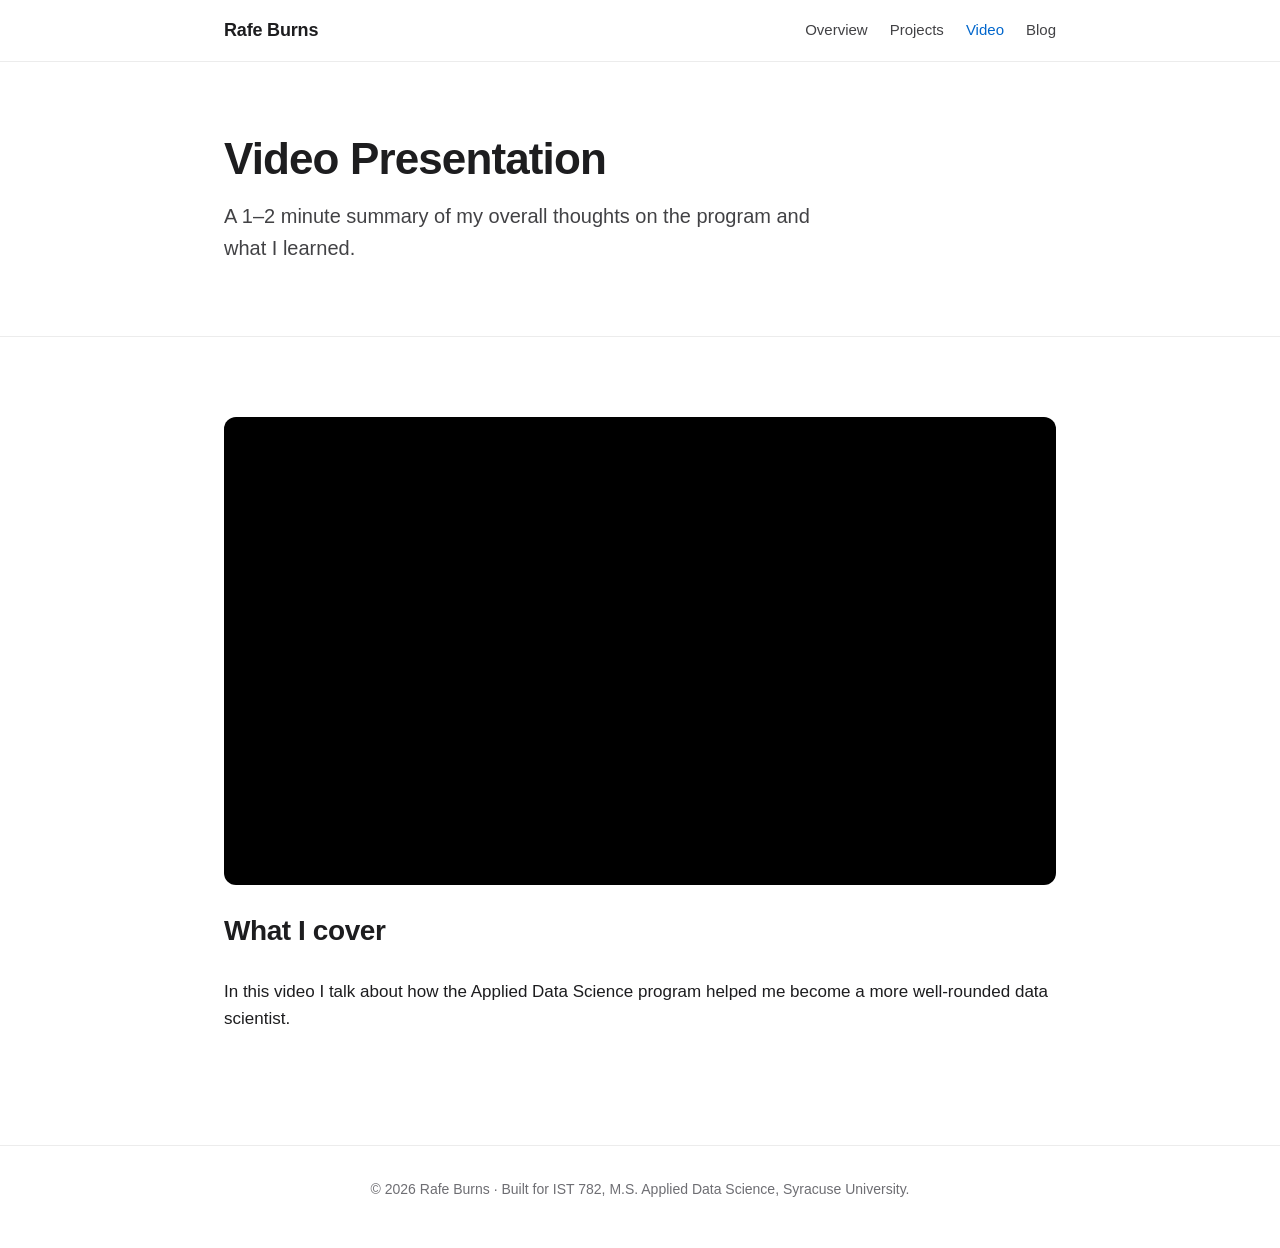
<file: video.html>
<!DOCTYPE html>
<html lang="en">
<head>
  <meta charset="UTF-8" />
  <meta name="viewport" content="width=device-width, initial-scale=1.0" />
  <title>Video Presentation — Rafe Burns Portfolio</title>
  <meta name="description" content="A short video reflection on the M.S. Applied Data Science program." />
  <link rel="stylesheet" href="assets/css/style.css" />
</head>
<body>

  <header class="site-header">
    <div class="container">
      <a href="index.html" class="brand">Rafe Burns</a>
      <nav class="nav">
        <a href="index.html">Overview</a>
        <a href="projects.html">Projects</a>
        <a href="video.html" class="active">Video</a>
        <a href="blog.html">Blog</a>
      </nav>
    </div>
  </header>

  <main>

    <section class="hero">
      <div class="container">
        <h1>Video Presentation</h1>
        <p class="lede">A 1&ndash;2 minute summary of my overall thoughts on the program and what I learned.</p>
      </div>
    </section>

    <section>
      <div class="container">

        <!-- Replace the iframe src below with your YouTube/Vimeo embed URL,
             or replace the entire .video-wrapper block with a <video> tag if
             you'd rather host the file in this repo (see commented example). -->
        <div class="video-wrapper">
          <iframe
            src="https://www.youtube.com/embed/qp8ngPFJfuI"
            title="Portfolio video presentation"
            frameborder="0"
            allow="accelerometer; autoplay; clipboard-write; encrypted-media; gyroscope; picture-in-picture"
            allowfullscreen></iframe>
        </div>

        <!--
        Self-hosted alternative: place your file at assets/video/portfolio.mp4
        and replace the .video-wrapper above with:

        <div class="video-wrapper">
          <video controls preload="metadata">
            <source src="assets/video/portfolio.mp4" type="video/mp4" />
            Your browser does not support the video tag.
          </video>
        </div>
        -->

        <h2>What I cover</h2>
        <p>In this video I talk about how the Applied Data Science program helped me become a more well-rounded data scientist.</p>

      </div>
    </section>

  </main>

  <footer class="site-footer">
    <div class="container">
      <p>&copy; <span id="year"></span> Rafe Burns &middot; Built for IST 782, M.S. Applied Data Science, Syracuse University.</p>
    </div>
  </footer>

  <script>
    document.getElementById('year').textContent = new Date().getFullYear();
  </script>

</body>
</html>
</file>
<file: assets/css/style.css>
/* ----- Reset & base ----- */
*, *::before, *::after { box-sizing: border-box; }
html { scroll-behavior: smooth; }
body {
  margin: 0;
  font-family: -apple-system, BlinkMacSystemFont, "Segoe UI", Roboto, "Helvetica Neue", Arial, sans-serif;
  font-size: 17px;
  line-height: 1.6;
  color: #1d1d1f;
  background: #ffffff;
  -webkit-font-smoothing: antialiased;
}
img { max-width: 100%; display: block; }

/* ----- Layout ----- */
.container {
  max-width: 880px;
  margin: 0 auto;
  padding: 0 24px;
}

/* ----- Header / nav ----- */
.site-header {
  border-bottom: 1px solid #ececec;
  background: #ffffff;
  position: sticky;
  top: 0;
  z-index: 10;
  backdrop-filter: saturate(180%) blur(8px);
  background: rgba(255, 255, 255, 0.85);
}
.site-header .container {
  display: flex;
  align-items: center;
  justify-content: space-between;
  padding-top: 16px;
  padding-bottom: 16px;
  flex-wrap: wrap;
  gap: 12px;
}
.brand {
  font-weight: 600;
  font-size: 18px;
  color: #1d1d1f;
  text-decoration: none;
  letter-spacing: -0.01em;
}
.nav {
  display: flex;
  gap: 22px;
  flex-wrap: wrap;
}
.nav a {
  color: #424245;
  text-decoration: none;
  font-size: 15px;
}
.nav a:hover,
.nav a.active {
  color: #0066cc;
}

/* ----- Hero ----- */
.hero {
  padding: 72px 0 48px;
  border-bottom: 1px solid #ececec;
}
.hero h1 {
  font-size: 44px;
  line-height: 1.15;
  letter-spacing: -0.02em;
  margin: 0 0 16px;
}
.hero .lede {
  font-size: 20px;
  color: #424245;
  margin: 0 0 24px;
  max-width: 620px;
}
.hero .meta {
  color: #6e6e73;
  font-size: 15px;
}

/* ----- Sections ----- */
section { padding: 56px 0; border-bottom: 1px solid #ececec; }
section:last-of-type { border-bottom: 0; }
h2 {
  font-size: 28px;
  letter-spacing: -0.015em;
  margin: 0 0 24px;
}
h3 {
  font-size: 20px;
  margin: 32px 0 12px;
}
p { margin: 0 0 16px; }
a { color: #0066cc; }
ul, ol { padding-left: 22px; }
li { margin-bottom: 8px; }

/* ----- Cards (project summaries, outcome cards) ----- */
.cards {
  display: grid;
  grid-template-columns: repeat(auto-fit, minmax(260px, 1fr));
  gap: 16px;
  margin: 24px 0;
}
.card {
  border: 1px solid #ececec;
  border-radius: 12px;
  padding: 20px;
  background: #fafafa;
  transition: transform 0.15s ease, box-shadow 0.15s ease;
}
.card:hover {
  transform: translateY(-2px);
  box-shadow: 0 4px 16px rgba(0,0,0,0.05);
}
a.card { display: block; color: inherit; text-decoration: none; }
a.card:hover { color: inherit; }
.card h3 { margin-top: 0; font-size: 17px; }
.card p { font-size: 15px; color: #424245; margin-bottom: 0; }
.card .tag {
  display: inline-block;
  font-size: 12px;
  padding: 3px 8px;
  border-radius: 999px;
  background: #e8f0fe;
  color: #0066cc;
  margin-bottom: 8px;
}

/* ----- Outcome list ----- */
.outcomes {
  list-style: none;
  padding: 0;
  counter-reset: outcome;
}
.outcomes li {
  counter-increment: outcome;
  padding: 16px 0 16px 56px;
  border-bottom: 1px solid #f0f0f0;
  position: relative;
}
.outcomes li:last-child { border-bottom: 0; }
.outcomes li::before {
  content: counter(outcome);
  position: absolute;
  left: 0;
  top: 16px;
  width: 36px;
  height: 36px;
  border-radius: 50%;
  background: #0066cc;
  color: white;
  display: flex;
  align-items: center;
  justify-content: center;
  font-weight: 600;
  font-size: 15px;
}
.outcomes strong { display: block; margin-bottom: 4px; }
.outcomes .plain-language { color: #424245; font-size: 15px; }

/* ----- Mapping table ----- */
table {
  width: 100%;
  border-collapse: collapse;
  margin: 16px 0 24px;
  font-size: 15px;
}
th, td {
  text-align: left;
  padding: 12px;
  border-bottom: 1px solid #ececec;
  vertical-align: top;
}
th {
  font-weight: 600;
  background: #fafafa;
  font-size: 14px;
  color: #424245;
}
th .th-sub {
  display: block;
  font-weight: 400;
  font-size: 12px;
  color: #8a8a8a;
  margin-top: 2px;
}
table tbody td:not(:first-child) { text-align: center; }
table thead th:not(:first-child) { text-align: center; }

/* ----- Project card (projects.html) ----- */
.project-card {
  --accent: #1e6b3a;
  --accent-bg: #e6f4ea;
  position: relative;
  background: #ffffff;
  border: 1px solid #eeeeee;
  border-radius: 14px;
  padding: 36px 40px 34px 44px;
  margin-bottom: 28px;
  box-shadow: 0 2px 10px rgba(17, 17, 17, 0.04);
  overflow: hidden;
}
.project-card:last-of-type { margin-bottom: 0; }
.project-card::before {
  content: "";
  position: absolute;
  left: 0;
  top: 0;
  bottom: 0;
  width: 4px;
  background: var(--accent);
}
.project-card.theme-purple { --accent: #5b21b6; --accent-bg: #efe7fa; }
.project-card.theme-slate  { --accent: #475569; --accent-bg: #eceef2; }

.project-card .course-tag {
  display: inline-block;
  background: var(--accent-bg);
  color: var(--accent);
  font-size: 12px;
  font-weight: 600;
  letter-spacing: 0.08em;
  text-transform: uppercase;
  padding: 5px 11px;
  border-radius: 4px;
  margin-bottom: 20px;
}
.project-card h2 {
  font-family: -apple-system, BlinkMacSystemFont, "Segoe UI", Roboto, "Helvetica Neue", Arial, sans-serif;
  font-weight: 700;
  font-size: 26px;
  line-height: 1.25;
  letter-spacing: -0.015em;
  margin: 0 0 16px;
  color: #111;
}
.project-card .summary {
  color: #444;
  font-size: 16px;
  line-height: 1.65;
  margin: 0 0 28px;
}
.project-card .divider {
  border: 0;
  border-top: 1px solid #ededed;
  margin: 24px 0 26px;
}
.project-meta-grid {
  display: grid;
  grid-template-columns: 1fr 1fr;
  gap: 28px 40px;
}
.meta-block + .meta-block { margin-top: 0; }
.meta-label {
  font-size: 11px;
  font-weight: 600;
  letter-spacing: 0.09em;
  text-transform: uppercase;
  color: #9a9a9a;
  margin-bottom: 8px;
}
.meta-value {
  font-size: 15px;
  color: #222;
  line-height: 1.55;
}
.meta-col > .meta-block + .meta-block { margin-top: 22px; }
.tech-pills {
  display: flex;
  flex-wrap: wrap;
  gap: 6px;
  list-style: none;
  padding: 0;
  margin: 0;
}
.tech-pills li {
  background: #f4f4f5;
  color: #333;
  padding: 4px 10px;
  border-radius: 6px;
  font-size: 13px;
  margin: 0;
  white-space: nowrap;
  border: 1px solid #ebebeb;
}

@media (max-width: 700px) {
  .project-card { padding: 28px 22px 26px 26px; }
  .project-card h2 { font-size: 22px; }
  .project-meta-grid {
    grid-template-columns: 1fr;
    gap: 22px;
  }
}

/* ----- Video ----- */
.video-wrapper {
  position: relative;
  padding-bottom: 56.25%; /* 16:9 */
  height: 0;
  overflow: hidden;
  border-radius: 12px;
  background: #000;
  margin: 24px 0;
}
.video-wrapper iframe,
.video-wrapper video {
  position: absolute;
  top: 0; left: 0;
  width: 100%; height: 100%;
  border: 0;
}

/* ----- Blog ----- */
.blog-meta {
  color: #6e6e73;
  font-size: 14px;
  margin-bottom: 24px;
}
.blog article p { margin-bottom: 20px; }
.blog article h2 { margin-top: 48px; }
.blog article h3 { margin-top: 32px; }

/* ----- Callouts ----- */
.callout {
  background: #fff8e1;
  border-left: 4px solid #f4b400;
  padding: 12px 16px;
  border-radius: 4px;
  font-size: 14px;
  color: #5f4b00;
  margin: 16px 0;
}
.placeholder {
  color: #b00020;
  font-style: italic;
  font-weight: 500;
}

/* ----- Footer ----- */
.site-footer {
  padding: 32px 0;
  text-align: center;
  font-size: 14px;
  color: #6e6e73;
  border-top: 1px solid #ececec;
  margin-top: 40px;
}

/* ----- Responsive ----- */
@media (max-width: 600px) {
  .hero { padding: 48px 0 32px; }
  .hero h1 { font-size: 32px; }
  .hero .lede { font-size: 17px; }
  h2 { font-size: 24px; }
  body { font-size: 16px; }
}
</file>
